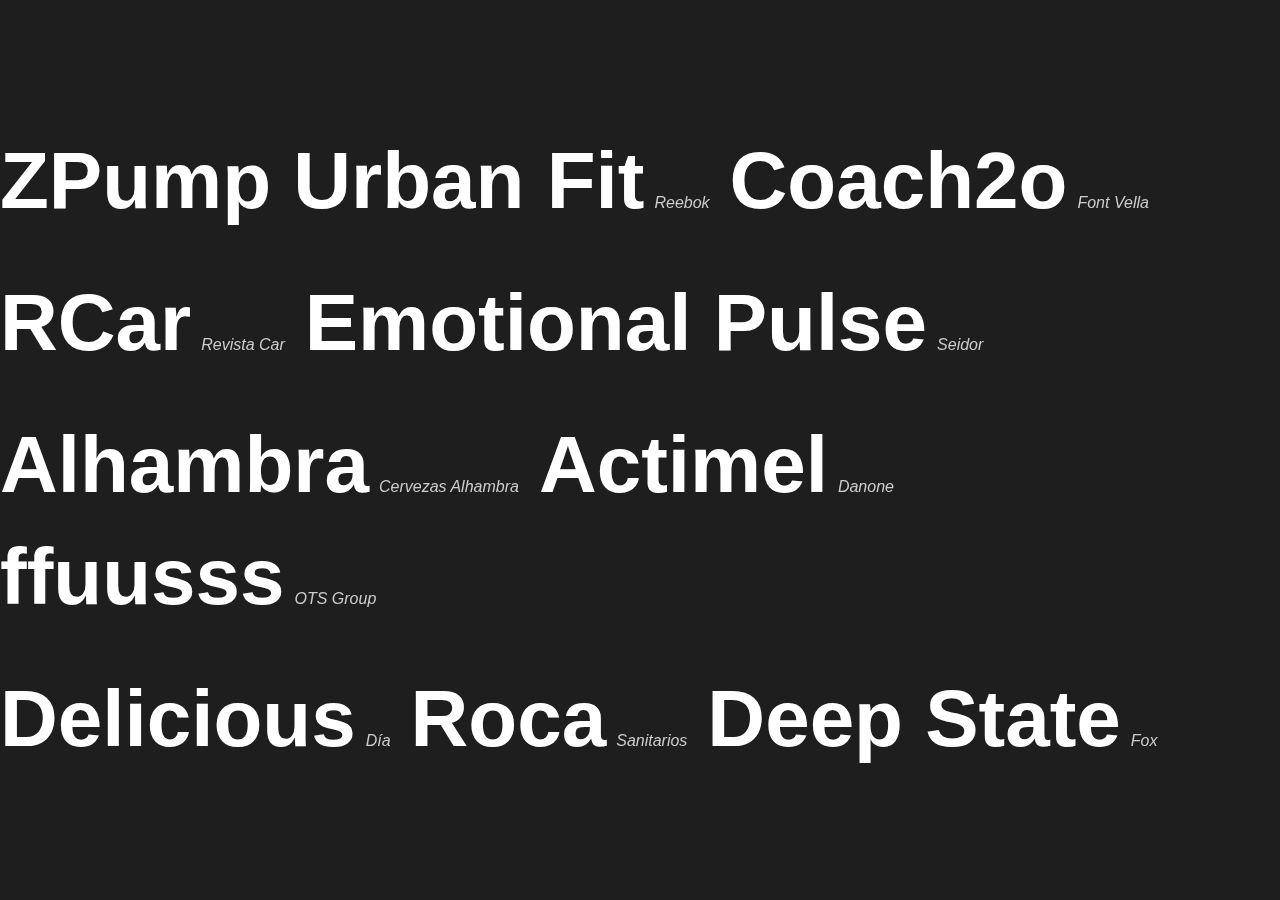
<file: asincrona2-trainee/index.html>
<!DOCTYPE html>
<html lang="es">

<head>
    <meta charset="UTF-8">
    <meta name="viewport" content="width=device-width, initial-scale=1.0">
    <link rel="stylesheet" href="style.css">
    <title>Trainee</title>
</head>

<body>
    <main class="contenido">
        
        <div class="fila">
            <div class="botones">
                <span class="palabra__main">ZPump Urban Fit</span>
                <span class="palabra__sub">Reebok</span>
            </div>
            <div class="botones">
                <span class="palabra__main">Coach2o</span>
                <span class="palabra__sub">Font Vella</span>
            </div>
        </div>

        <div class="fila">
            <div class="botones">
                <span class="palabra__main">RCar</span>
                <span class="palabra__sub">Revista Car</span>
            </div>
            <div class="botones">
                <span class="palabra__main">Emotional Pulse</span>
                <span class="palabra__sub">Seidor</span>
            </div>
        </div>

        <div class="fila">
            <div class="botones">
                <span class="palabra__main">Alhambra</span>
                <span class="palabra__sub">Cervezas Alhambra</span>
            </div>
            <div class="botones">
                <span class="palabra__main">Actimel</span>
                <span class="palabra__sub">Danone</span>
            </div>
            <div class="botones">
                <span class="palabra__main">ffuusss</span>
                <span class="palabra__sub">OTS Group</span>
            </div>
        </div>

        <div class="fila">
            <div class="botones">
                <span class="palabra__main">Delicious</span>
                <span class="palabra__sub">Día</span>
            </div>
            <div class="botones">
                <span class="palabra__main">Roca</span>
                <span class="palabra__sub">Sanitarios</span>
            </div>
            <div class="botones">
                <span class="palabra__main">Deep State</span>
                <span class="palabra__sub">Fox</span>
            </div>
        </div>
    </main>

    
    <div class="backgroundImage"></div>


    <script src="script.js"> </script>

</body>

</html>
</file>
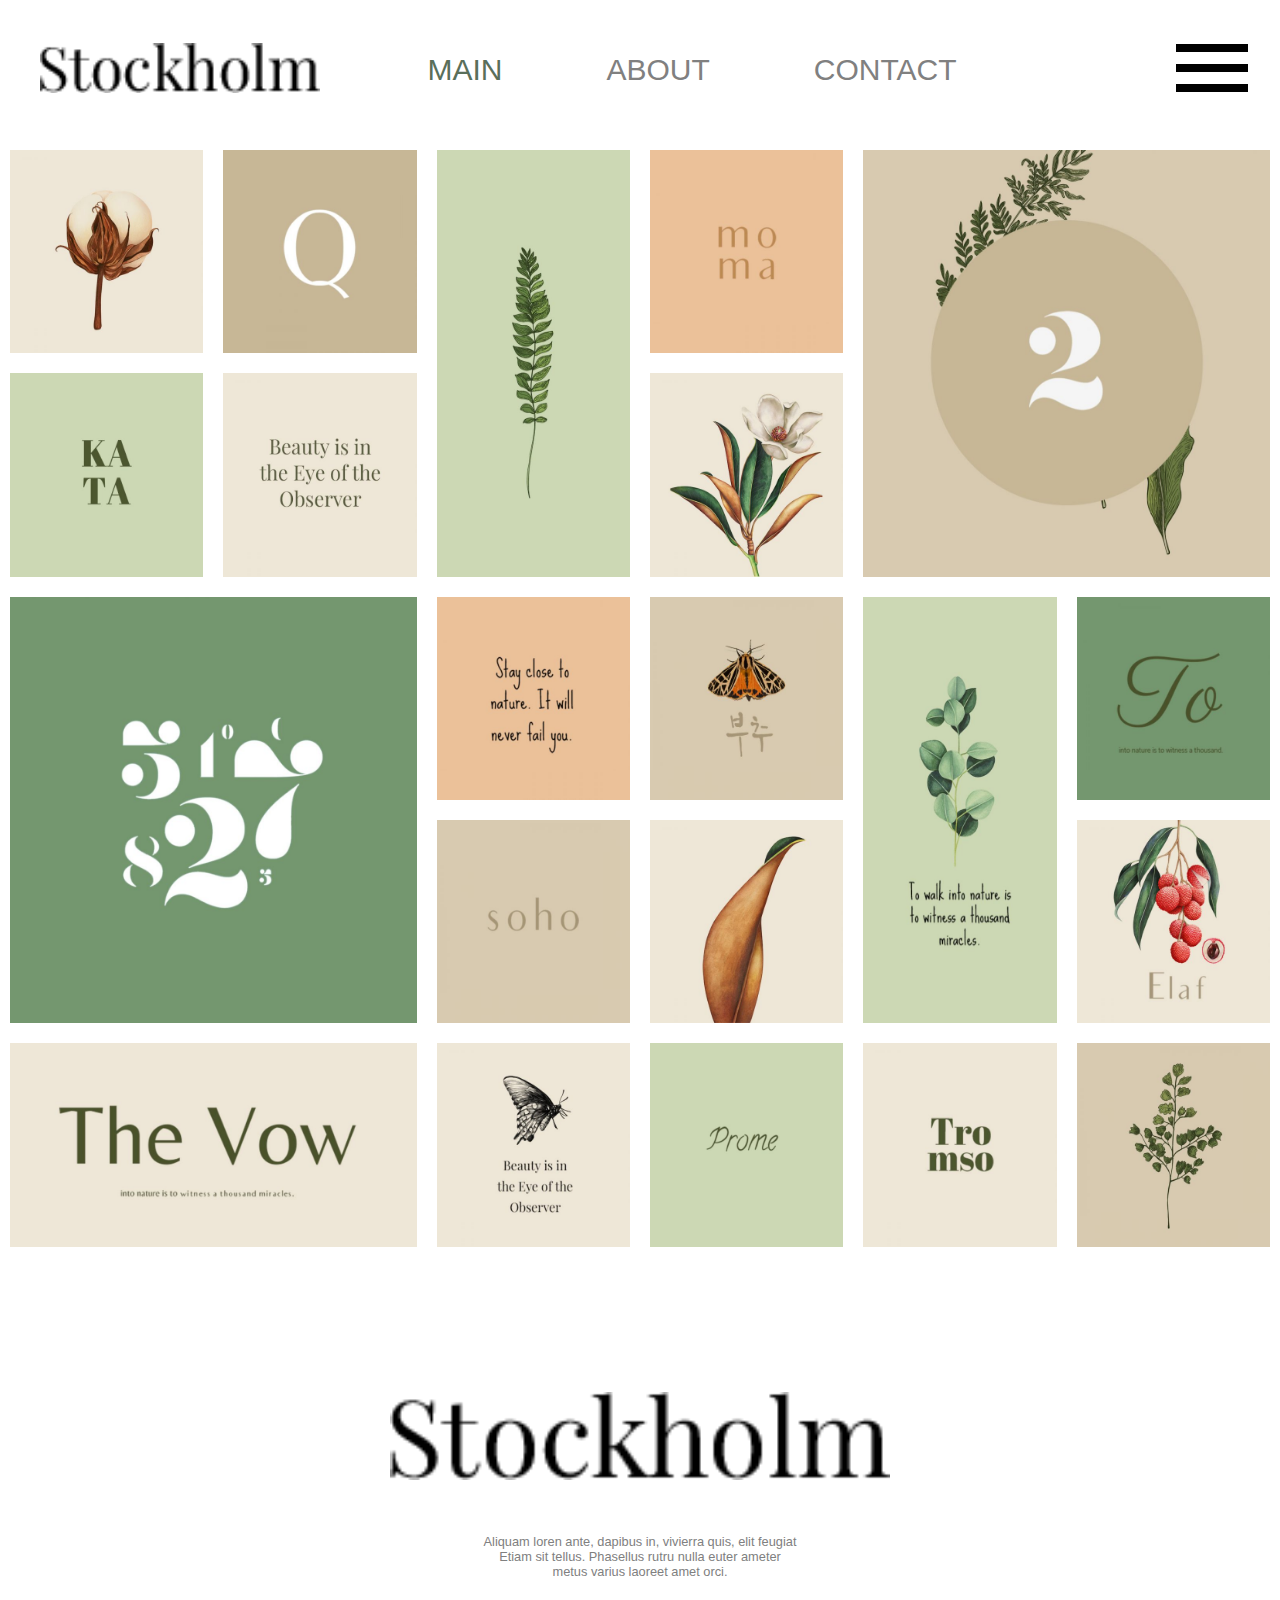
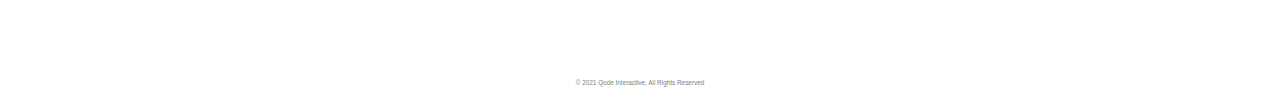
<file: BEM/index.html>
<!DOCTYPE html>
<html lang="en">

<head>
    <meta charset="UTF-8">
    <meta name="viewport" content="width=device-width, initial-scale=1.0">
    <title>Práctica BEM</title>
    <link rel="stylesheet" href="style.css">
</head>

<body>

    <header class="header">
        <div>
            <img src="img/Logo-dark.png" alt="logo"  class="header__img">
        </div>
        <nav class="header__nav">
            <a href="#" class="header__nav header__a header__a--selected">MAIN</a>
            <a href="#" class="header__nav header__a">ABOUT</a>
            <a href="#" class="header__nav header__a">CONTACT</a>
        </nav>
        <div>
            <img src="img/menu_24dp_FILL0_wght400_GRAD0_opsz24 (1).png" alt="menu">
        </div>
    </header>

    <main>
        <div class="contenido">
            <section class="galeria">
                <img src="img/Masonry-list-img-1-500x500.jpg" alt="imagen 1" class="galeria__img">
                <img src="img/Masonry-list-img-2-500x500.jpg" alt="imagen 2" class="galeria__img">
                <img src="img/Masonry-list-img-3-500x1000.jpg" alt="imagen 3" class="galeria__img galeria__img--2f">
                <img src="img/Masonry-list-img-4-500x500.jpg" alt="imagen 4" class="galeria__img">
                <img src="img/Masonry-list-img-5-1000x1000.jpg" alt="imagen 5" class="galeria__img galeria__img--4">
                <img src="img/Masonry-list-img-6-500x500.jpg" alt="imagen 6" class="galeria__img">
                <img src="img/Masonry-list-img-7-500x500.jpg" alt="imagen 7" class="galeria__img">
                <img src="img/Masonry-list-img-8-500x500.jpg" alt="imagen 8" class="galeria__img">
                <img src="img/Masonry-list-img-9-1000x1000.jpg" alt="imagen 9" class="galeria__img galeria__img--4">
                <img src="img/Masonry-list-img-10-500x500.jpg" alt="imagen 10" class="galeria__img">
                <img src="img/Masonry-list-img-11-500x500.jpg" alt="imagen 11" class="galeria__img">
                <img src="img/Masonry-list-img-12-500x1000.jpg" alt="imagen 12" class="galeria__img galeria__img--2f">
                <img src="img/Masonry-list-img-13-500x500.jpg" alt="imagen 13" class="galeria__img">
                <img src="img/Masonry-list-img-14-500x500.jpg" alt="imagen 14" class="galeria__img">
                <img src="img/Masonry-list-img-15-500x500.jpg" alt="imagen 15" class="galeria__img">
                <img src="img/Masonry-list-img-16-500x500.jpg" alt="imagen 16" class="galeria__img">
                <img src="img/Masonry-list-img-17-1000x500.jpg" alt="imagen 17" class="galeria__img galeria__img--2c">
                <img src="img/Masonry-list-img-18-500x500.jpg" alt="imagen 18" class="galeria__img">
                <img src="img/Masonry-list-img-19-500x500.jpg" alt="imagen 19" class="galeria__img">
                <img src="img/Masonry-list-img-20-500x500.jpg" alt="imagen 20" class="galeria__img">
                <img src="img/Masonry-list-img-21-500x500.jpg" alt="imagen 21" class="galeria__img">

            </section>
        </div>


    </main>

    <footer class="footer">
        <div>
            <img src="img/Footer-logo.png" class="footer__img">
        </div>
        <div>
            <p class="footer__p">

                Aliquam loren ante, dapibus in, vivierra quis, elit feugiat <br>
                Etiam sit tellus. Phasellus rutru nulla euter ameter<br>
                metus varius laoreet amet orci.
            </p>
        </div>

        <div class="footer__copy">
            <p>
                © 2021 Qode Interactive, All Rights Reserved
            </p>
        </div>



    </footer>


</body>

</html>
</file>
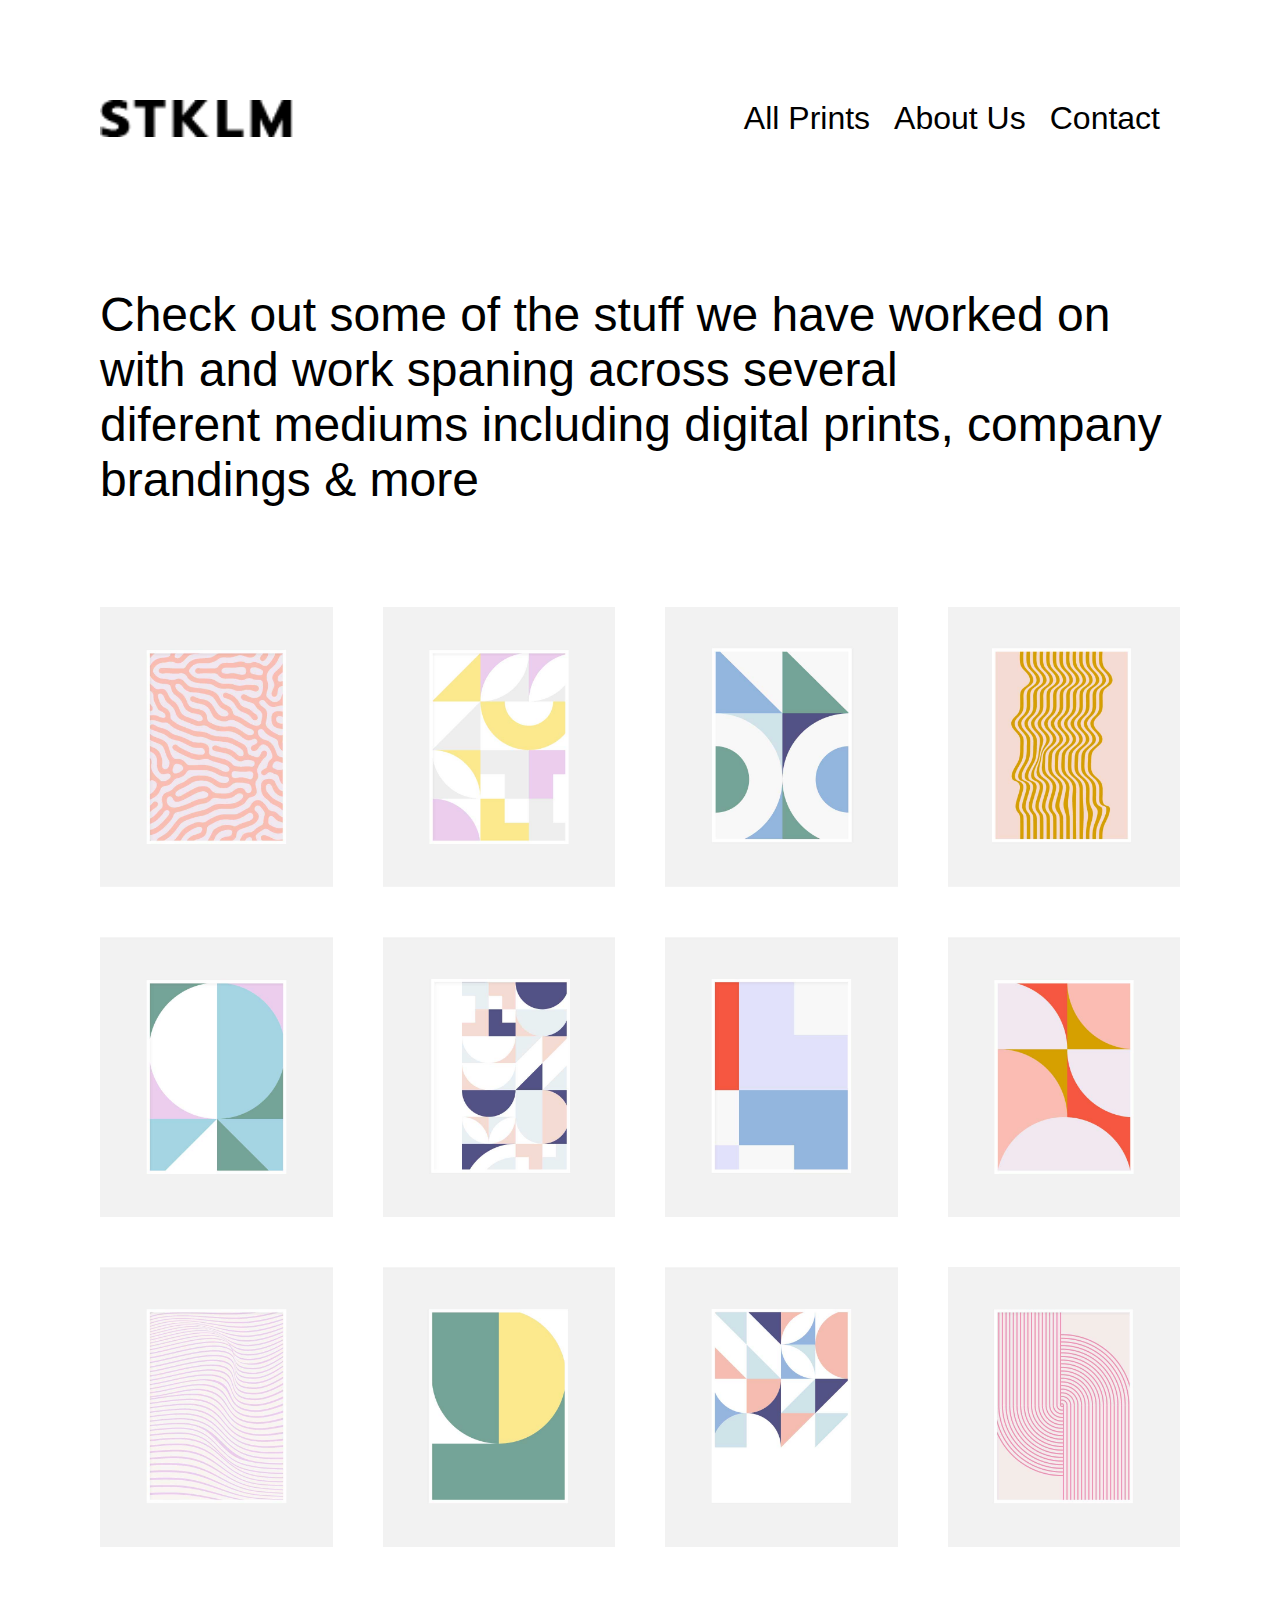
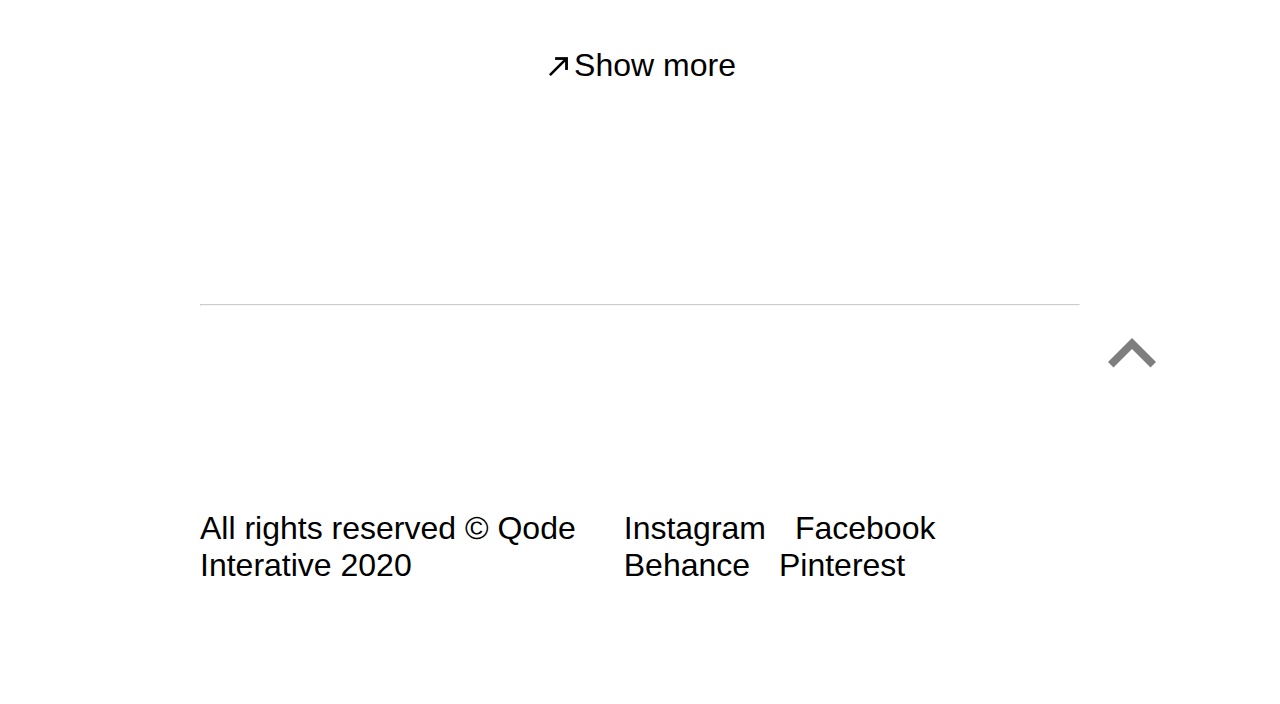
<file: SuitCSS/index.html>
<!DOCTYPE html>
<html lang="en">

<head>
    <meta charset="UTF-8">
    <meta name="viewport" content="width=device-width, initial-scale=1.0">
    <title>SuitCSS</title>
    <link rel="stylesheet" href="css/style.css">
</head>

<body>
    <header class="Header">
        <div class="Header-logo">
            <img src="img/logo.png" alt="logo">
        </div>

        <nav class="Header-nav">
            <a href="#" class="Header-a">All Prints</a>
            <a href="#" class="Header-a">About Us</a>
            <a href="#" class="Header-a">Contact</a>
        </nav>

    </header>

    <main>
        <section class="Text">
            <p class="Text-p">
                Check out some of the stuff we have worked on with and work spaning across several <br>
                diferent mediums including digital prints, company brandings & more
            </p>
        </section>

        <section>
            <div class="Galeria-div">
                <img src="img/print-port-1.jpg" alt="foto 1" class="Galeria-image">
                <img src="img/print-port-2.jpg" alt="foto " class="Galeria-image">
                <img src="img/print-port-3.jpg" alt="foto 3" class="Galeria-image">
                <img src="img/print-port-4.jpg" alt="foto 4" class="Galeria-image">
                <img src="img/print-port-5-1.jpg" alt="foto 5" class="Galeria-image">
                <img src="img/print-port-6.jpg" alt="foto 6" class="Galeria-image">
                <img src="img/print-port-8.jpg" alt="foto 7" class="Galeria-image">
                <img src="img/print-port-9.jpg" alt="foto 8" class="Galeria-image">
                <img src="img/print-port-10.jpg" alt="foto 9" class="Galeria-image">
                <img src="img/print-port-11.jpg" alt="foto 10" class="Galeria-image">
                <img src="img/print-port-12.jpg" alt="foto 11" class="Galeria-image">
                <img src="img/print-port-13.jpg" alt="foto 12" class="Galeria-image">
            </div>

            <div class="Galeria-bottom">
                <img src="img/north_east_24dp_FILL0_wght400_GRAD0_opsz24 (1).png" alt="flecha" class="Galeria-icon">
                <p class="Galeria-p">Show more</p>
            </div>
        </section>

        <footer class="Footer">
            <div class="Footer-hr">
                <hr/>
            </div>
            <div class="Footer-arrow">
                <img src="img/keyboard_arrow_up_24dp_FILL0_wght400_GRAD0_opsz24.png" alt="flecha arriba">
            </div>
            <div class="Footer-content">
                <p class="Footer-p">All rights reserved © Qode Interative 2020</p>
                
                <div class="Footer-social">
                <a href="#" class="Footer-link">Instagram</a>
                <a href="#" class="Footer-link">Facebook</a>
                <a href="#" class="Footer-link">Behance</a>
                <a href="#" class="Footer-link">Pinterest</a>
                </div>
            </div>
        </footer>


    </main>
</body>

</html>
</file>
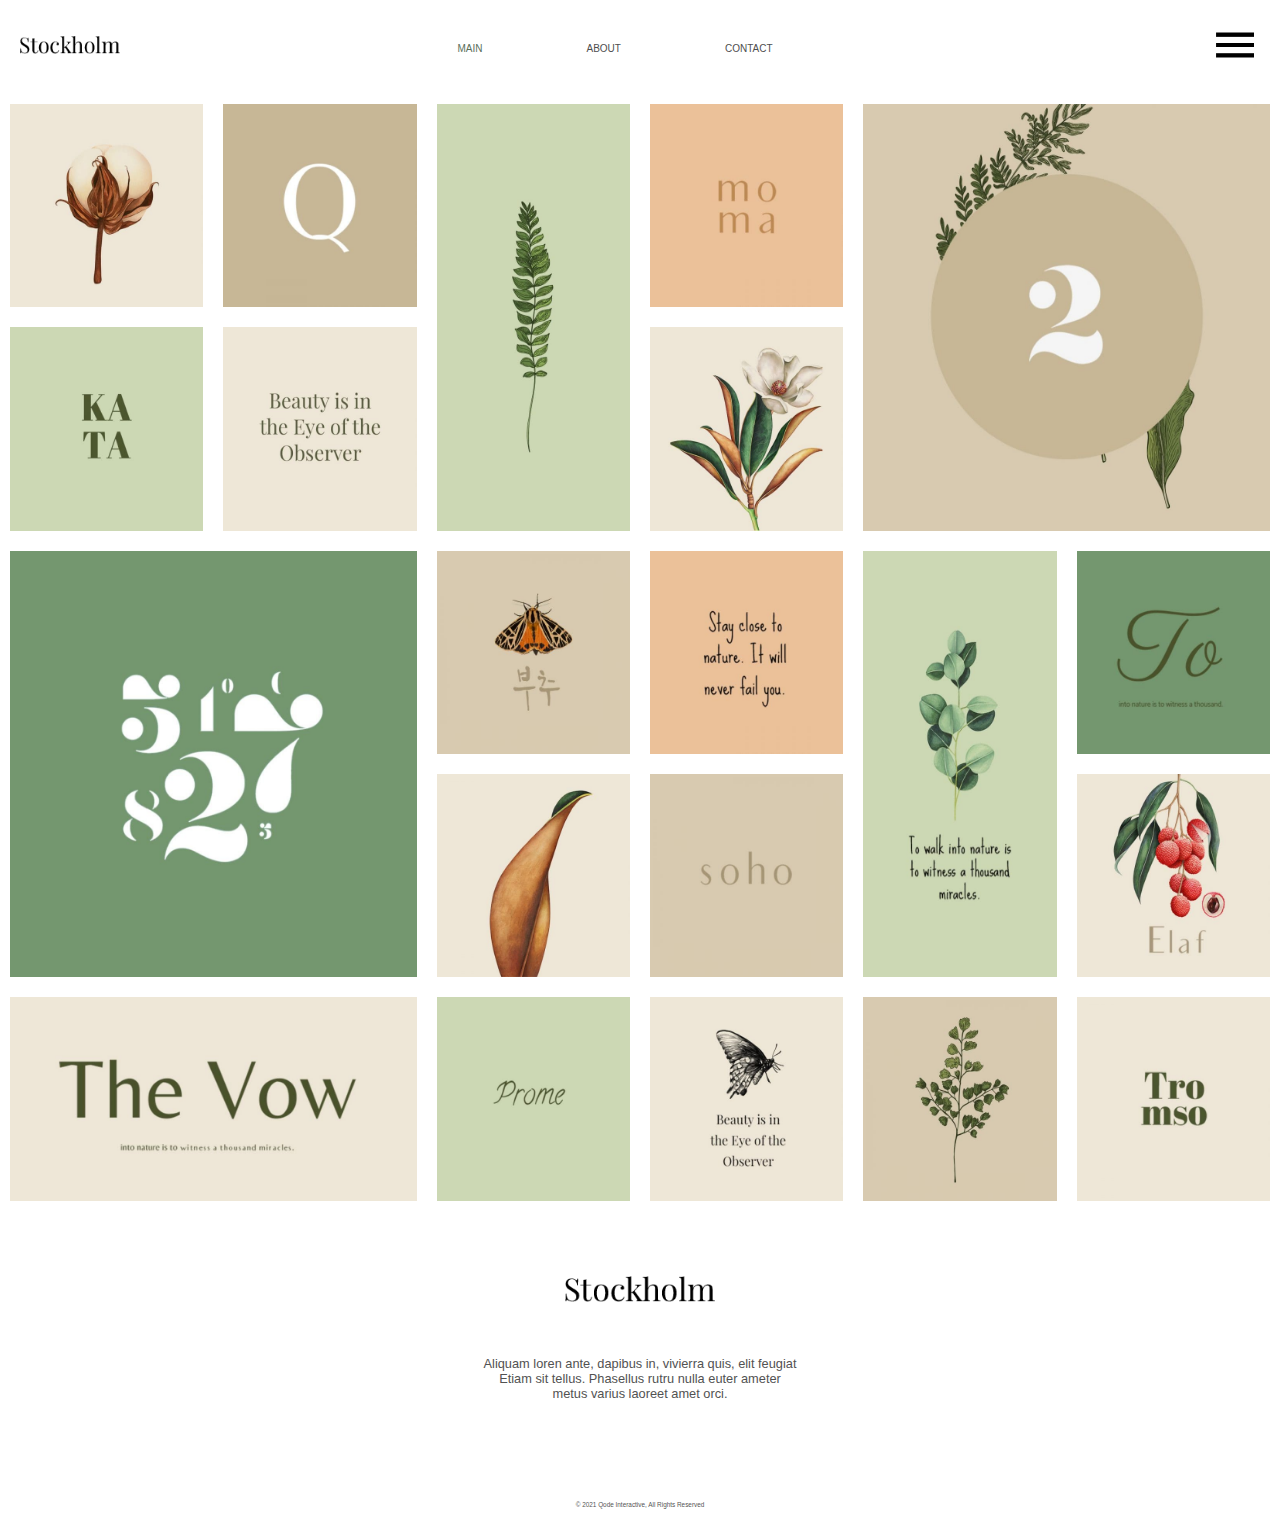
<file: asincrona1/BEM/index.html>
<!DOCTYPE html>
<html lang="en">

<head>
    <meta charset="UTF-8">
    <meta name="viewport" content="width=device-width, initial-scale=1.0">
    <title>Práctica BEM</title>
    <link rel="stylesheet" href="style.css">
</head>

<body>

    <header class="header">
        <div>
            <img src="img/Logo-dark.png" alt="logo"  class="header__img">
        </div>
        <nav class="header__nav">
            <a href="#" class="header__nav header__a header__a--selected">MAIN</a>
            <a href="#" class="header__nav header__a">ABOUT</a>
            <a href="#" class="header__nav header__a">CONTACT</a>
        </nav>
        <div>
            <img src="img/menu_24dp_FILL0_wght400_GRAD0_opsz24(1).png" alt="menu" class="menu__img">
        </div>
    </header>

    <main>
        <div class="contenido">
            <div class="galeria">
                <img src="img/Masonry-list-img-1-500x500.jpg" alt="imagen 1" class="galeria__img">
                <img src="img/Masonry-list-img-2-500x500.jpg" alt="imagen 2" class="galeria__img">
                <img src="img/Masonry-list-img-3-500x1000.jpg" alt="imagen 3" class="galeria__img galeria__img--2f">
                <img src="img/Masonry-list-img-4-500x500.jpg" alt="imagen 4" class="galeria__img">
                <img src="img/Masonry-list-img-5-1000x1000.jpg" alt="imagen 5" class="galeria__img galeria__img--4">
                <img src="img/Masonry-list-img-6-500x500.jpg" alt="imagen 6" class="galeria__img">
                <img src="img/Masonry-list-img-7-500x500.jpg" alt="imagen 7" class="galeria__img">
                <img src="img/Masonry-list-img-8-500x500.jpg" alt="imagen 8" class="galeria__img">
                <img src="img/Masonry-list-img-9-1000x1000.jpg" alt="imagen 9" class="galeria__img galeria__img--4">
                <img src="img/Masonry-list-img-10-500x500.jpg" alt="imagen 10" class="galeria__img">
                <img src="img/Masonry-list-img-11-500x500.jpg" alt="imagen 11" class="galeria__img">
                <img src="img/Masonry-list-img-12-500x1000.jpg" alt="imagen 12" class="galeria__img galeria__img--2f">
                <img src="img/Masonry-list-img-13-500x500.jpg" alt="imagen 13" class="galeria__img">
                <img src="img/Masonry-list-img-14-500x500.jpg" alt="imagen 14" class="galeria__img">
                <img src="img/Masonry-list-img-15-500x500.jpg" alt="imagen 15" class="galeria__img">
                <img src="img/Masonry-list-img-16-500x500.jpg" alt="imagen 16" class="galeria__img">
                <img src="img/Masonry-list-img-17-1000x500.jpg" alt="imagen 17" class="galeria__img galeria__img--2c">
                <img src="img/Masonry-list-img-18-500x500.jpg" alt="imagen 18" class="galeria__img">
                <img src="img/Masonry-list-img-19-500x500.jpg" alt="imagen 19" class="galeria__img">
                <img src="img/Masonry-list-img-20-500x500.jpg" alt="imagen 20" class="galeria__img">
                <img src="img/Masonry-list-img-21-500x500.jpg" alt="imagen 21" class="galeria__img">

            </div>
        </div>


    </main>

    <footer class="footer">
        <div>
            <img src="img/Footer-logo.png" class="footer__img" alt="Imagen Footer">
        </div>
        <div>
            <p class="footer__p">

                Aliquam loren ante, dapibus in, vivierra quis, elit feugiat <br>
                Etiam sit tellus. Phasellus rutru nulla euter ameter<br>
                metus varius laoreet amet orci.
            </p>
        </div>

        <div class="footer__copy">
            <p>
                © 2021 Qode Interactive, All Rights Reserved
            </p>
        </div>



    </footer>


</body>

</html>
</file>
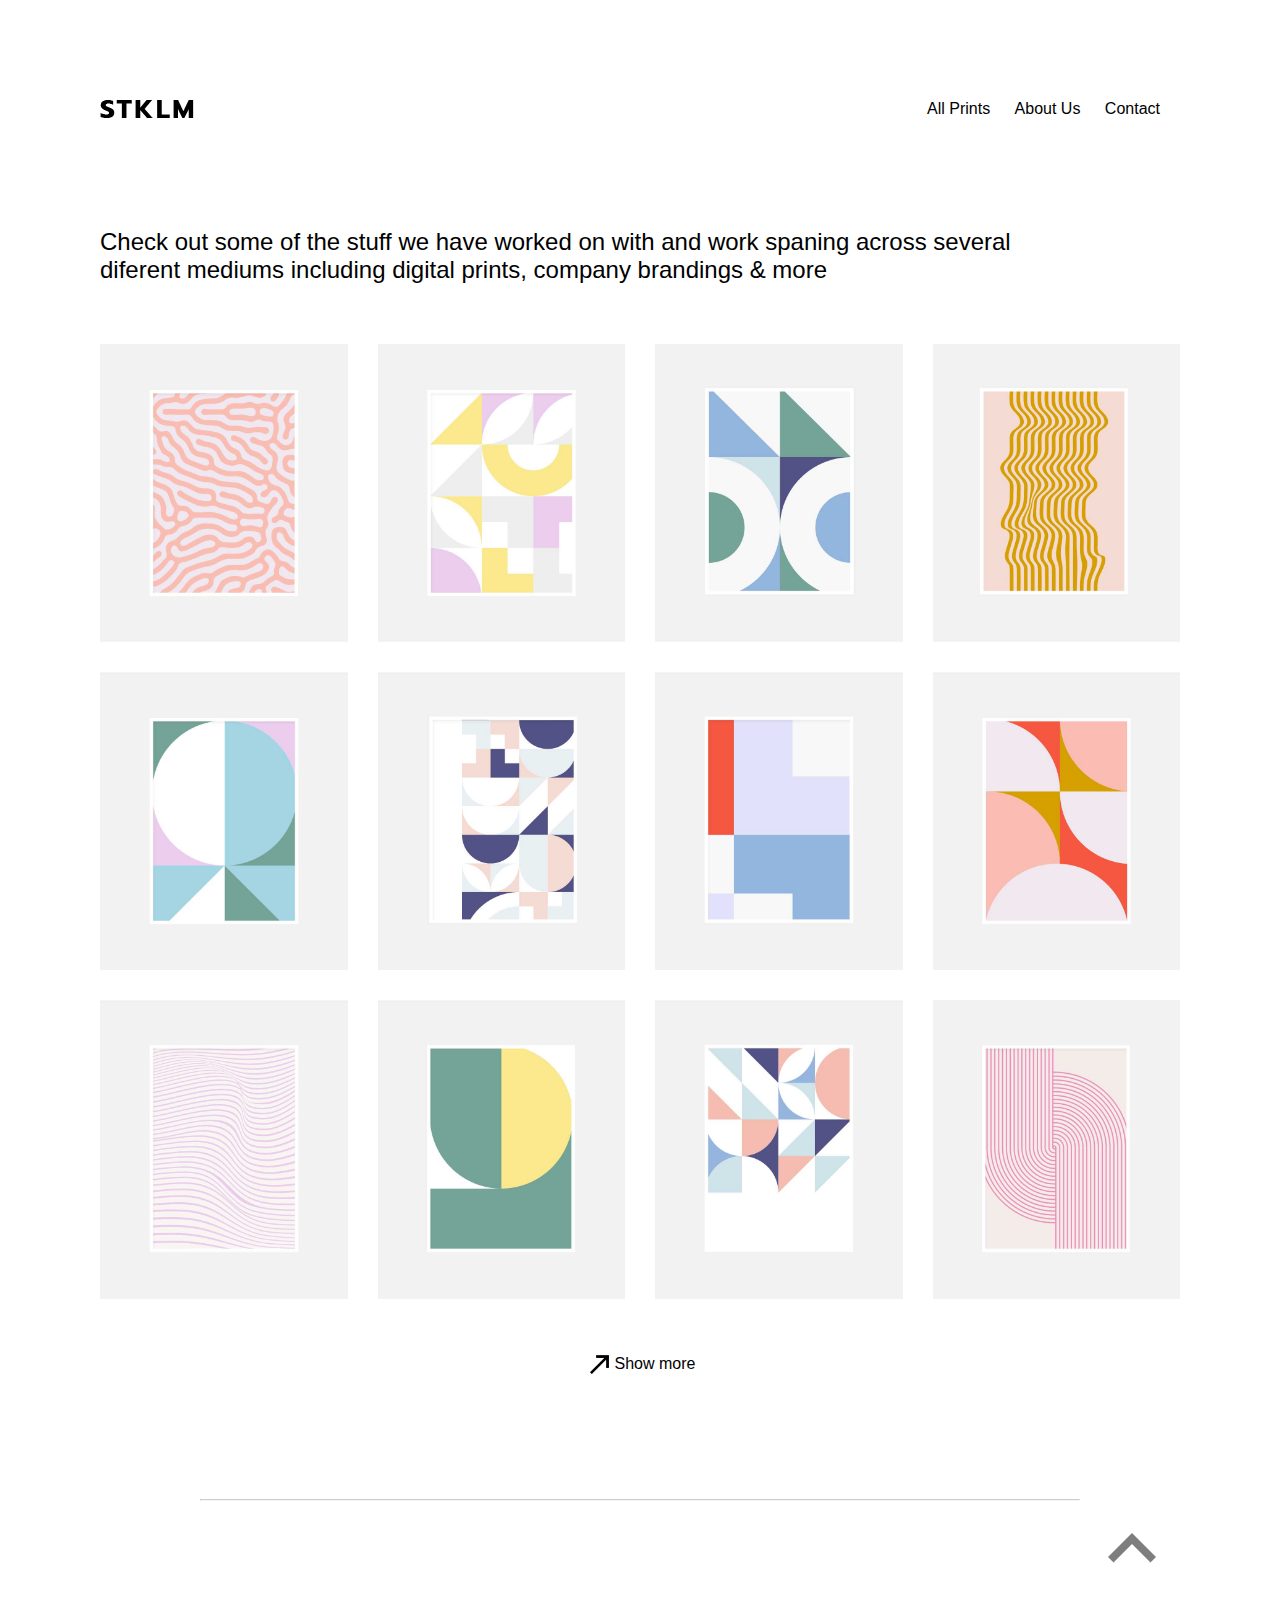
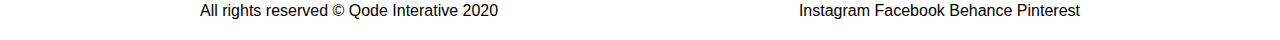
<file: asincrona1/SuitCSS/index.html>
<!DOCTYPE html>
<html lang="en">

<head>
    <meta charset="UTF-8">
    <meta name="viewport" content="width=device-width, initial-scale=1.0">
    <title>SuitCSS</title>
    <link rel="stylesheet" href="css/style.css">
</head>

<body>
    <header class="Header">
        <div class="Header-logo">
            <img src="img/logo.png" alt="logo">
        </div>

        <nav class="Header-nav">
            <a href="#" class="Header-a">All Prints</a>
            <a href="#" class="Header-a">About Us</a>
            <a href="#" class="Header-a">Contact</a>
        </nav>

    </header>

    <main>
        <div class="Text">
            <p class="Text-p">
                Check out some of the stuff we have worked on with and work spaning across several <br>
                diferent mediums including digital prints, company brandings & more
            </p>
        </div>

        <div>
            <div class="Galeria-div">
                <img src="img/print-port-1.jpg" alt="foto 1" class="Galeria-image">
                <img src="img/print-port-2.jpg" alt="foto " class="Galeria-image">
                <img src="img/print-port-3.jpg" alt="foto 3" class="Galeria-image">
                <img src="img/print-port-4.jpg" alt="foto 4" class="Galeria-image">
                <img src="img/print-port-5-1.jpg" alt="foto 5" class="Galeria-image">
                <img src="img/print-port-6.jpg" alt="foto 6" class="Galeria-image">
                <img src="img/print-port-8.jpg" alt="foto 7" class="Galeria-image">
                <img src="img/print-port-9.jpg" alt="foto 8" class="Galeria-image">
                <img src="img/print-port-10.jpg" alt="foto 9" class="Galeria-image">
                <img src="img/print-port-11.jpg" alt="foto 10" class="Galeria-image">
                <img src="img/print-port-12.jpg" alt="foto 11" class="Galeria-image">
                <img src="img/print-port-13.jpg" alt="foto 12" class="Galeria-image">
            </div>

            <div class="Galeria-bottom">
                <img src="img/north_east_24dp_FILL0_wght400_GRAD0_opsz24(1).png" alt="flecha" class="Galeria-icon">
                <p class="Galeria-p">Show more</p>
            </div>
        </div>

        <footer class="Footer">
            <div class="Footer-hr">
            <hr>
            </div>
            <div class="Footer-arrow">
                <img src="img/keyboard_arrow_up_24dp_FILL0_wght400_GRAD0_opsz24.png" alt="flecha arriba">
            </div>
            <div class="Footer-content">
                <p class="Footer-p">All rights reserved © Qode Interative 2020</p>
                
                <div class="Footer-social">
                <a href="#" class="Footer-link">Instagram</a>
                <a href="#" class="Footer-link">Facebook</a>
                <a href="#" class="Footer-link">Behance</a>
                <a href="#" class="Footer-link">Pinterest</a>
                </div>
            </div>
        </footer>


    </main>
</body>

</html>
</file>
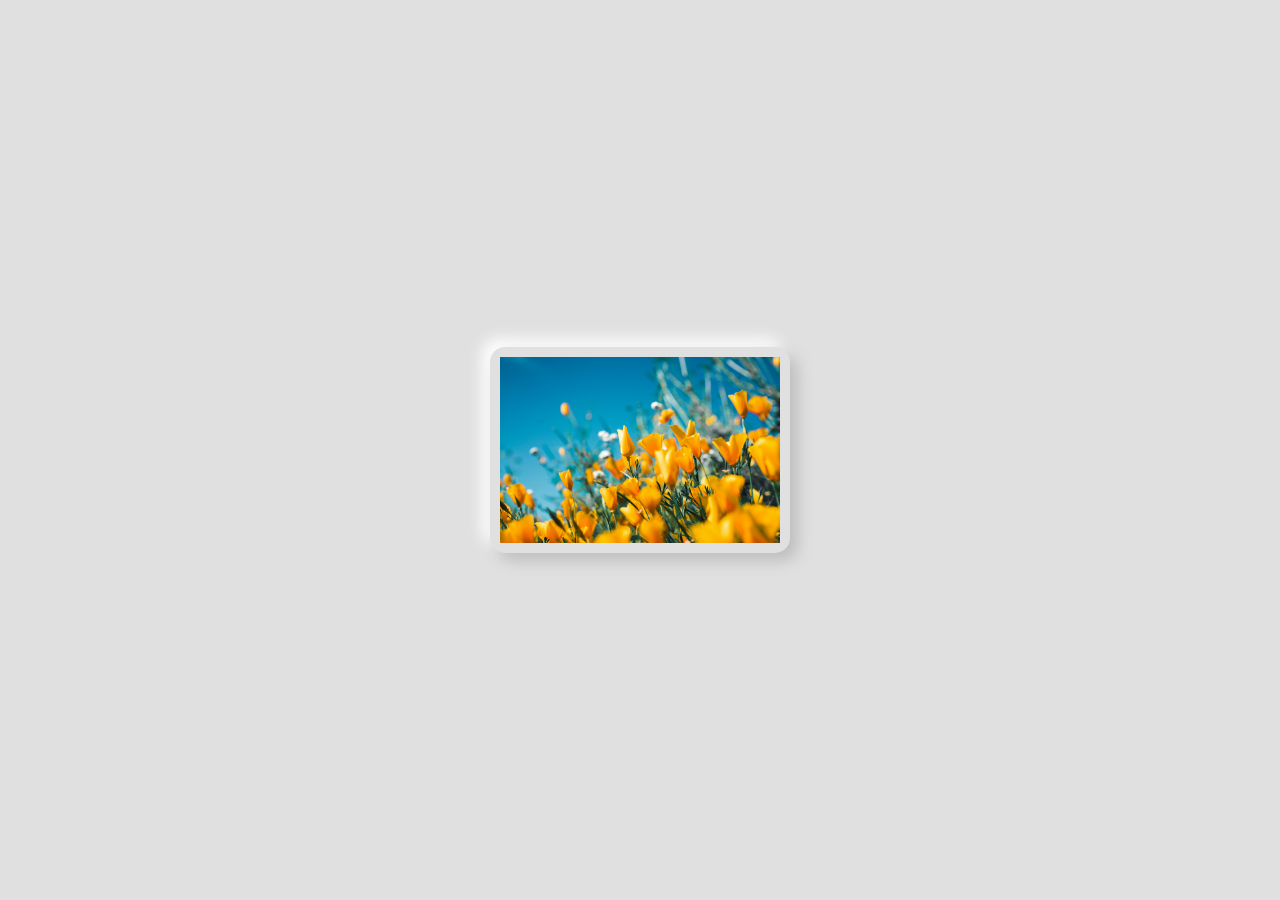
<file: asincrona3/lightbox/index.html>
<!DOCTYPE html>
<html lang="en">
<head>
    <meta charset="UTF-8">
    <meta name="viewport" content="width=device-width, initial-scale=1.0">
    <title>Document</title>
    
    <link rel="stylesheet" href="./styles.css">

</head>
<body>
    <div class="box" >
        <img class="image"  id="image" src="./imgs/img1.webp" alt="paisaje">
    </div>
    
    
    <div class="lightbox__container" id="containerLightbox">
        <img class="close__image" id="imageClose" src="./imgs/x.png" alt="boton x">
        <img class="lightbox__image"  id="imageLightbox">   
    </div>
    
    <script src="./script.js"></script>

</body>
</html>
</file>
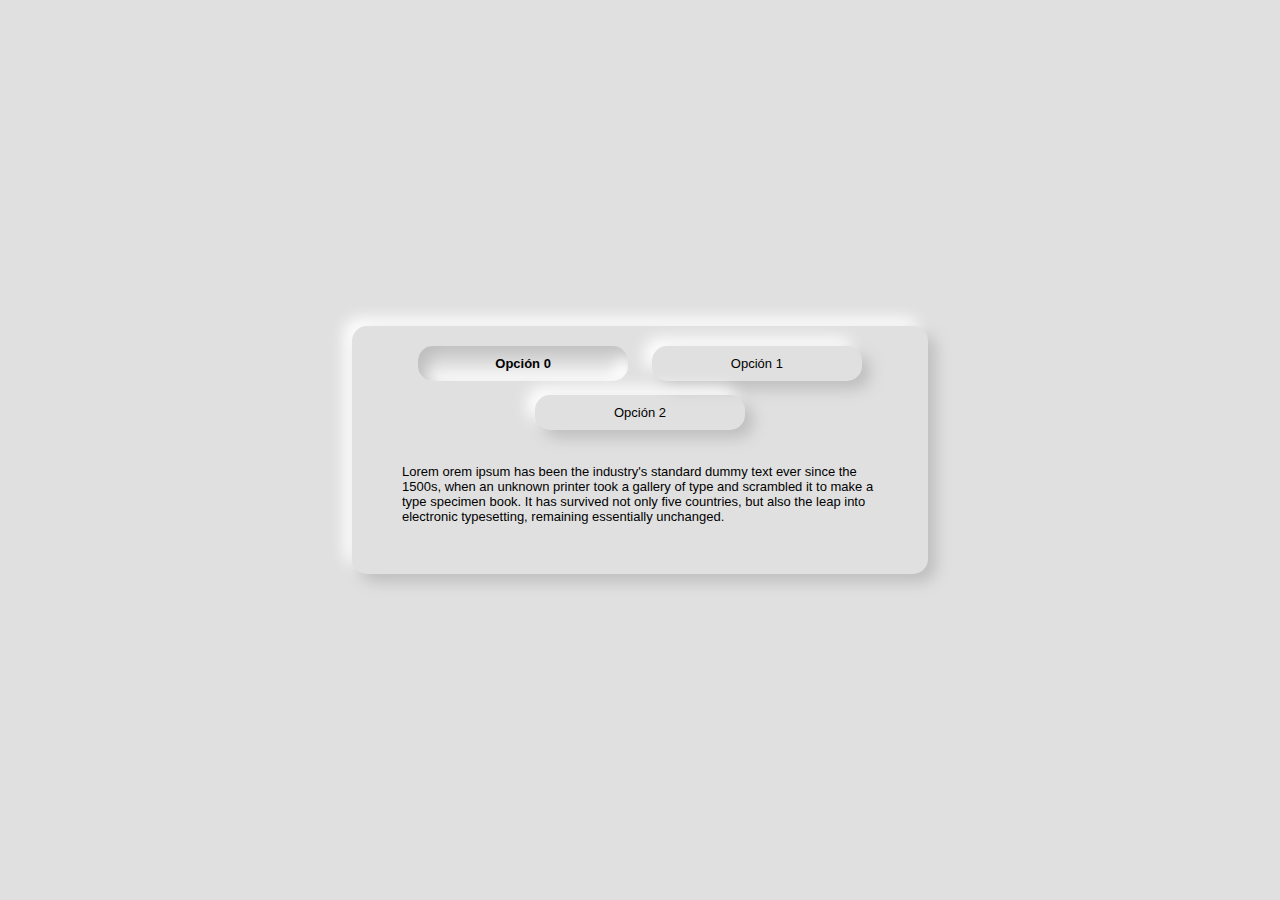
<file: asincrona3/pestanas/index.html>
<!DOCTYPE html>
<html lang="en">
<head>
    <meta charset="UTF-8">
    <meta name="viewport" content="width=device-width, initial-scale=1.0">
    <title>TABS</title>
    <link rel="stylesheet" href="./styles.css">
</head>

<body>

    <div class="tabs">
        <div class="tabs-buttons">
            <div data-tab="pag1" class="tabs-button button-active">Opción 0</div>
            <div data-tab="pag2" class="tabs-button">Opción 1</div>
            <div data-tab="pag3" class="tabs-button">Opción 2</div>
        </div>

        <div id="pag1" class="tabs-contenido u-visible">
            
            <p>Lorem orem ipsum has been the industry's standard dummy text ever since the 1500s, when an unknown printer took a gallery of type and scrambled it to make a type specimen book. It has survived not only five countries, but also the leap into electronic typesetting, remaining essentially unchanged.</p>

        </div>

        <div id="pag2" class="tabs-contenido">
    
            <p>The readable English. Many desktop publishing packages and web page editors now use Lorem ipsum as default model text, and a search for `lorem ipsum` will uncover many wb sites still in their infancy.</p>

        </div>

        <div id="pag3" class="tabs-contenido">
            
            <p>Contrary to popular belief is not simply random text. It has roots in a piece of classical Latin literature from 45 BC.</p>

        </div>
        
    </div>

    <script src="./script.js"></script>

</body>
</html>
</file>
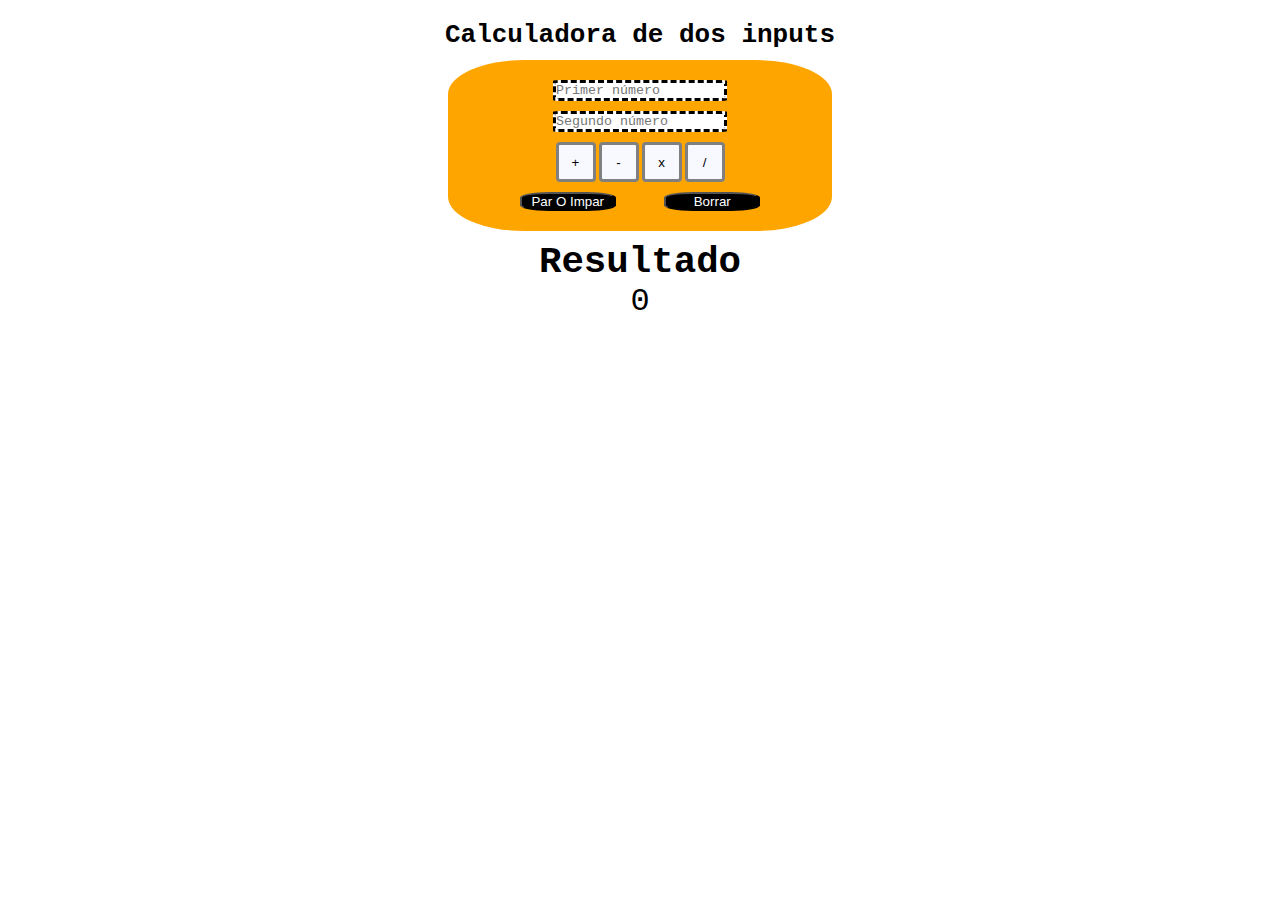
<file: calculadora2.html>
<!DOCTYPE html>
<html lang="en">
<head>
    <meta charset="UTF-8">
    <meta name="viewport" content="width=device-width, initial-scale=1.0">
    <title>Document</title>

    <style>
*{
    margin:0;
    padding: 0;
    box-sizing: border-box;
}
body{
    display: flex;
    margin-top: 20px;
    flex-direction: column;
    align-items: center;
    max-width: 100vw;
    min-height: 100vh;
    gap: 10px;
    font-family: monospace;


}

.formulario{
    display: flex;
    flex-direction: column;
    align-items: center;
    justify-content: center;
    
    background-color: orange;
    width: 30%;
    gap: 10px;
    height: 70%;
    padding: 20px;
    border-radius: 20%;
    
}

.formulario__input{
    border: dashed black;
    border-radius: 5%;
    font-family: monospace;
}

.botones{
    display:flex;
    gap: 3px;
}

.botones__button{
    width: 40px;
    height: 40px;
    border: solid gray 3px;
    border-radius: 10%;
    background-color: ghostwhite;
}

.botones2{
    display: flex;
    gap: 20%;
    width: 70%;
    
}
.botones2__button{
    width: 50%;
    
    background-color: black;
    color: white;
    border-radius: 30%;
   
}

.resultado{
    display: flex;
    flex-direction: column;
    align-items: center;
    font-size: 2rem;
}

    </style>
</head>
<body>
<h1>Calculadora de dos inputs</h1>

<form class="formulario">
    
    <input type="number"   class="formulario__input" id="num1" placeholder="Primer número"> 
    <input type="number" class="formulario__input" id="num2" placeholder="Segundo número">
    
   <div class="botones">
    <button type="button" class="botones__button" id="btnSuma">+</button>
    <button type="button" class="botones__button" id="btnResta">-</button>
    <button type="button" class="botones__button" id="btnMultiplica">x</button>
    <button type="button" class="botones__button" id="btnDivide">/</button>
    </div>
    <div class="botones2">
    <button type="button" class="botones2__button" id="btnParOImpar">Par O Impar</button>
    <button type="button" class="botones2__button" id="btnBorrar">Borrar</button>
   </div>  
</form>
<div class="resultado">
    <h3>Resultado</h3>
    <div id="resultado">0</div>
</div>

    <script>

        //1. Declaramos Variables
        const input1 = document.querySelector("#num1");
        const input2 = document.querySelector("#num2");
        let valor1=0;
        let valor2=0;

        //obtener botones 
        const miBotonSuma = document.querySelector("#btnSuma");
        //De esta manera en vez de usar onClick, directamente en el button del html, estamos haciendo un addEventListener en el que ponemos 2 parámetros primero cuando hacemos click y segundo ejecutamos una función (lo que pasa es que está en función flecha)
            miBotonSuma.addEventListener("click", () => {
                //alert("me hicieron click");
                //1. Obtener los valores
                obtenerValores();
                //2. sumar esos valores
                resultado = valor1 + valor2;
                //3. Mostrar en pantalla
                verTotal(resultado);
                
            });


        const miBotonResta = document.querySelector("#btnResta"); 
        //De esta manera en vez de usar onClick, directamente en el button del html, estamos haciendo un addEventListener en el que ponemos 2 parámetros primero cuando hacemos click y segundo ejecutamos una función (lo que pasa es que está en función flecha)
            miBotonResta.addEventListener("click", () => {
                //1. Obtener los valores
                obtenerValores();
                //2. Restar esos valores
                resultado = valor1 - valor2;
                //3. Ver el resultado
                verTotal(resultado);
            });


        const miBotonMultiplica = document.querySelector("#btnMultiplica");
        //De esta manera en vez de usar onClick, directamente en el button del html, estamos haciendo un addEventListener en el que ponemos 2 parámetros primero cuando hacemos click y segundo ejecutamos una función (lo que pasa es que está en función flecha)
            miBotonMultiplica.addEventListener("click", () => {
                //1. Obtener los valores
                obtenerValores();
                //2. Multiplicar esos valores
                resultado = valor1 * valor2;
                //3. Ver el resultado
                verTotal(resultado);
            });

        const miBotonDivide = document.querySelector("#btnDivide");
        //De esta manera en vez de usar onClick, directamente en el button del html, estamos haciendo un addEventListener en el que ponemos 2 parámetros primero cuando hacemos click y segundo ejecutamos una función (lo que pasa es que está en función flecha)
            miBotonDivide.addEventListener("click", () => {   
                //1. Obtener los valores
                obtenerValores();
                //2. Divide esos valores
	            resultado = valor1 / valor2;
                //3. Ver el resultado
                verTotal(resultado);
            
            });

        const miBotonBorra = document.querySelector("#btnBorrar");
            miBotonBorra.addEventListener("click", () => {
                resultado = 0;
                verTotal(resultado);
            }
        );

        const miBotonParOImpar = document.querySelector("#btnParOImpar");
            miBotonParOImpar.addEventListener("click", () => {
             verTotal();   
            if(typeof resultado%2 == NaN){
                return "Valor invalido";
            }

            if(resultado % 2 === 0){
                respuesta = `El numero ${resultado} es PAR`;
            }else{
                respuesta = `El numero ${resultado} es IMPAR`;
            }
            verParOImpar(respuesta);
            }
        );

        const divResultado = document.querySelector("#resultado"); 
        

        function obtenerValores(){
            valor1 = parseFloat (input1.value); //Para que no tome el value (valor del input) como string(texto)
            valor2 = parseFloat (input2.value); // En concreto es para números flotantes (Números decimales) no enteros 
        }

        function verTotal() {
            divResultado.innerHTML= resultado;
        }

        function verParOImpar() {
            divResultado.innerHTML= respuesta;
        }

obtenerValores;
    </script>
</body>
</html>
</file>
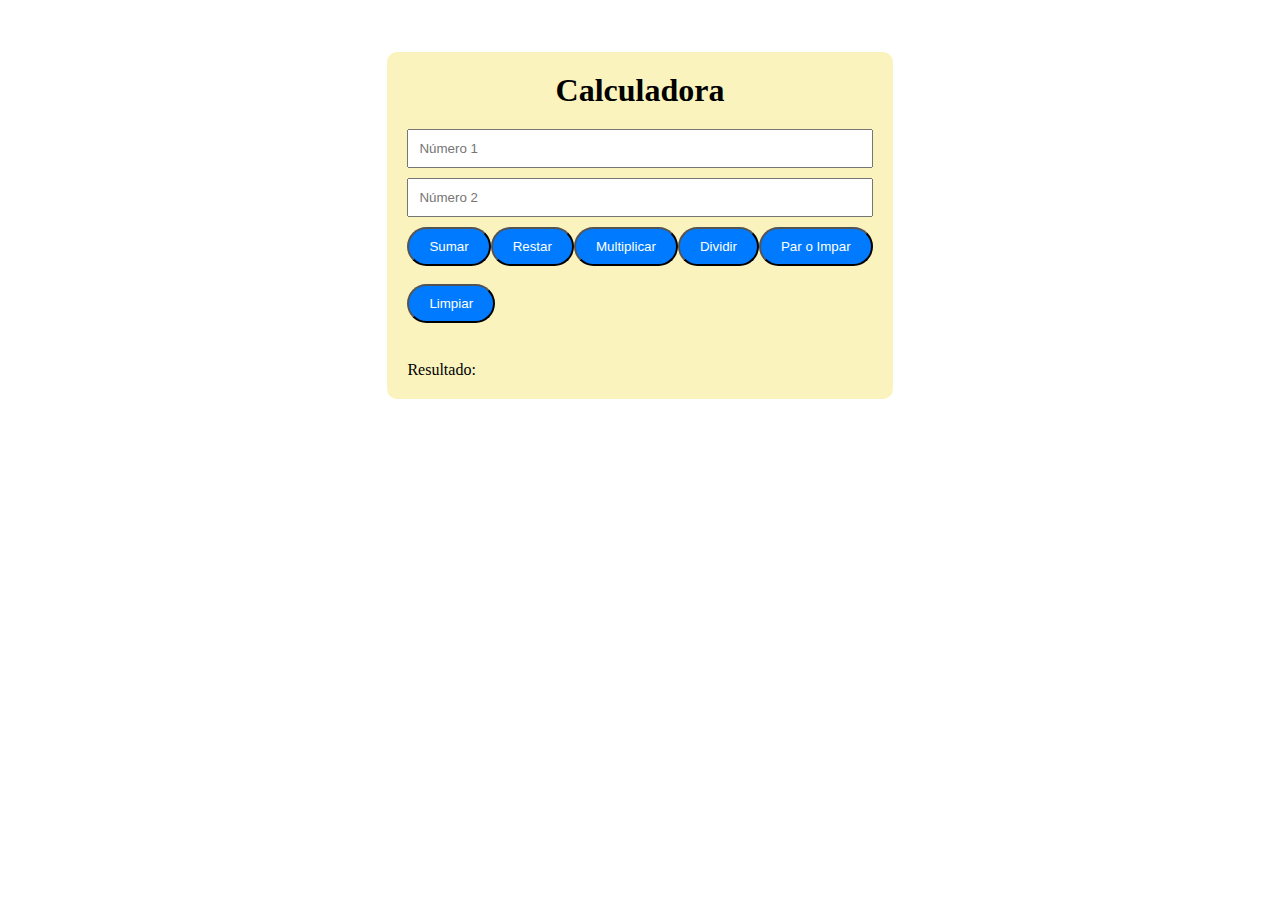
<file: Asincrona2/calculadora.html>
<!DOCTYPE html>
<html lang="en">
<head>
    <meta charset="UTF-8">
    <meta name="viewport" content="width=device-width, initial-scale=1.0">
    <link rel="stylesheet" href="./css/calculadora.css">
    <title>Calculadora</title>
</head>
<body>

    <div class="container">
        
        <div class="calculator">
            <h1>Calculadora </h1>
            <input type="number" id="num1" placeholder="Número 1">
            <input type="number" id="num2" placeholder="Número 2">
            <br>
            <div class="buttons">
                <button onclick="sumar()">Sumar</button>
                <button onclick="restar()">Restar</button>
                <button onclick="multiplicar()">Multiplicar</button>
                <button onclick="dividir()">Dividir</button>
                <button onclick="esParImpar()">Par o Impar</button>
            </div>
            <br>
            <div class="buttons">
                <button onclick="limpiar()">Limpiar</button>
            </div>
            <br>
            <p>Resultado: <span id="resultado"></span></p>
        </div>
    </div>
    <script src="./js/calculadora.js"></script>
    
</body>
</html>
</file>
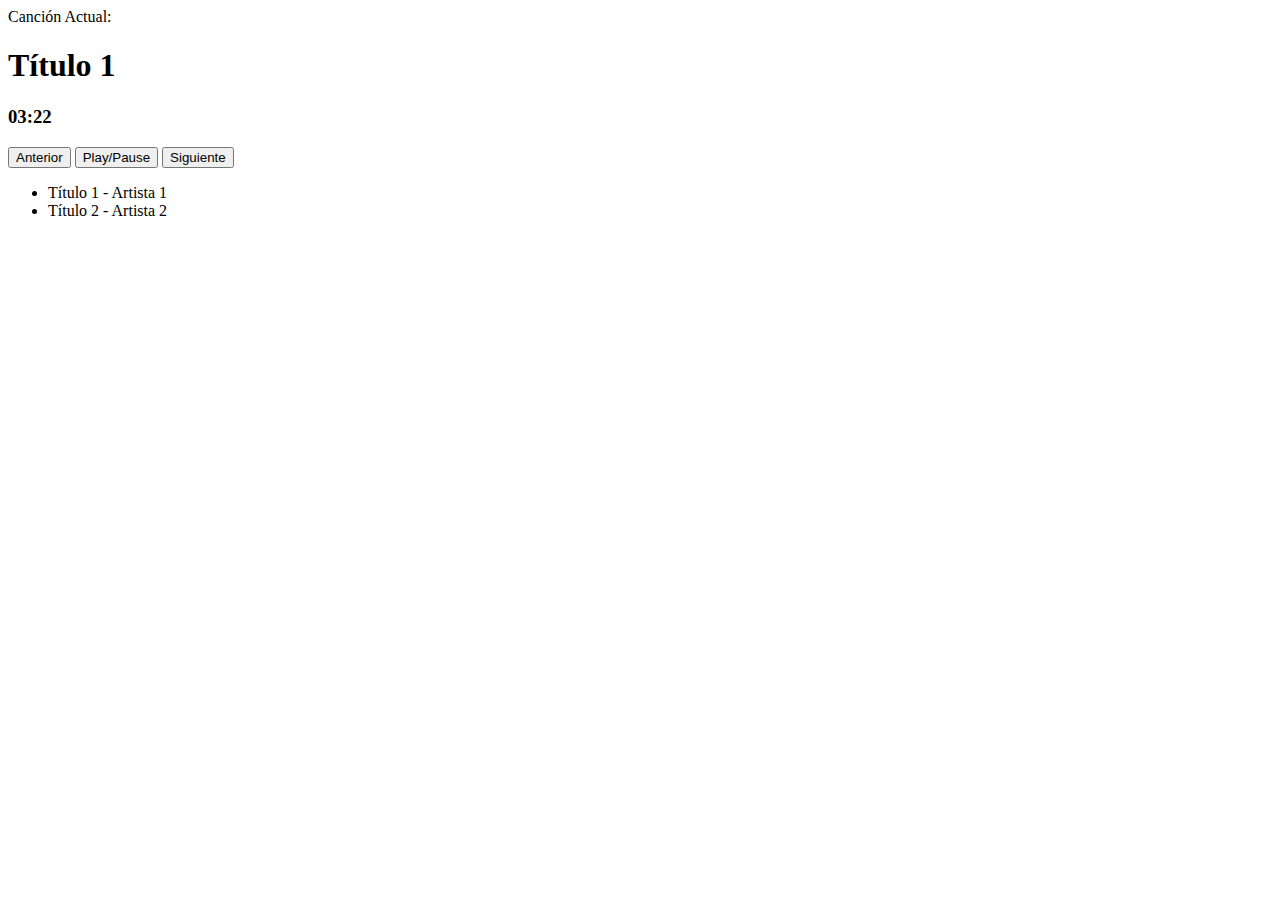
<file: Asincrona2/reproductor.html>
<!DOCTYPE html>
<html lang="en">
<head>
    <meta charset="UTF-8">
    <meta name="viewport" content="width=device-width, initial-scale=1.0">
    <link rel="stylesheet" src="./css/reproductor.css">
    <title>Reproductor</title>
</head>
<body>
    
    <audio id="audio" src="" autoplay></audio>

    <!-- Barra de progreso -->
    <div class="audio-bar">
        <div class="audio-bar-line" id="progress"></div>
    </div>

    <!-- Controles de reproducción -->
    <div class="card">
        Canción Actual:
        <h1 id="txt_title"></h1>
        <h3 id="txt_time"></h3>
        <button onclick="prevItem()">Anterior</button>
        <button onclick="togglePlayPause()">Play/Pause</button>
        <button onclick="nextItem()">Siguiente</button>
    </div>

    <!-- Lista de Temas Dinámica -->
    <div class="card playlist">
        <ul id="playlist">
            <!-- Las canciones se agregarán dinámicamente aquí -->
        </ul>
    </div>

    <script src="./js/reproductor.js"></script>
</body>
</html>
</file>
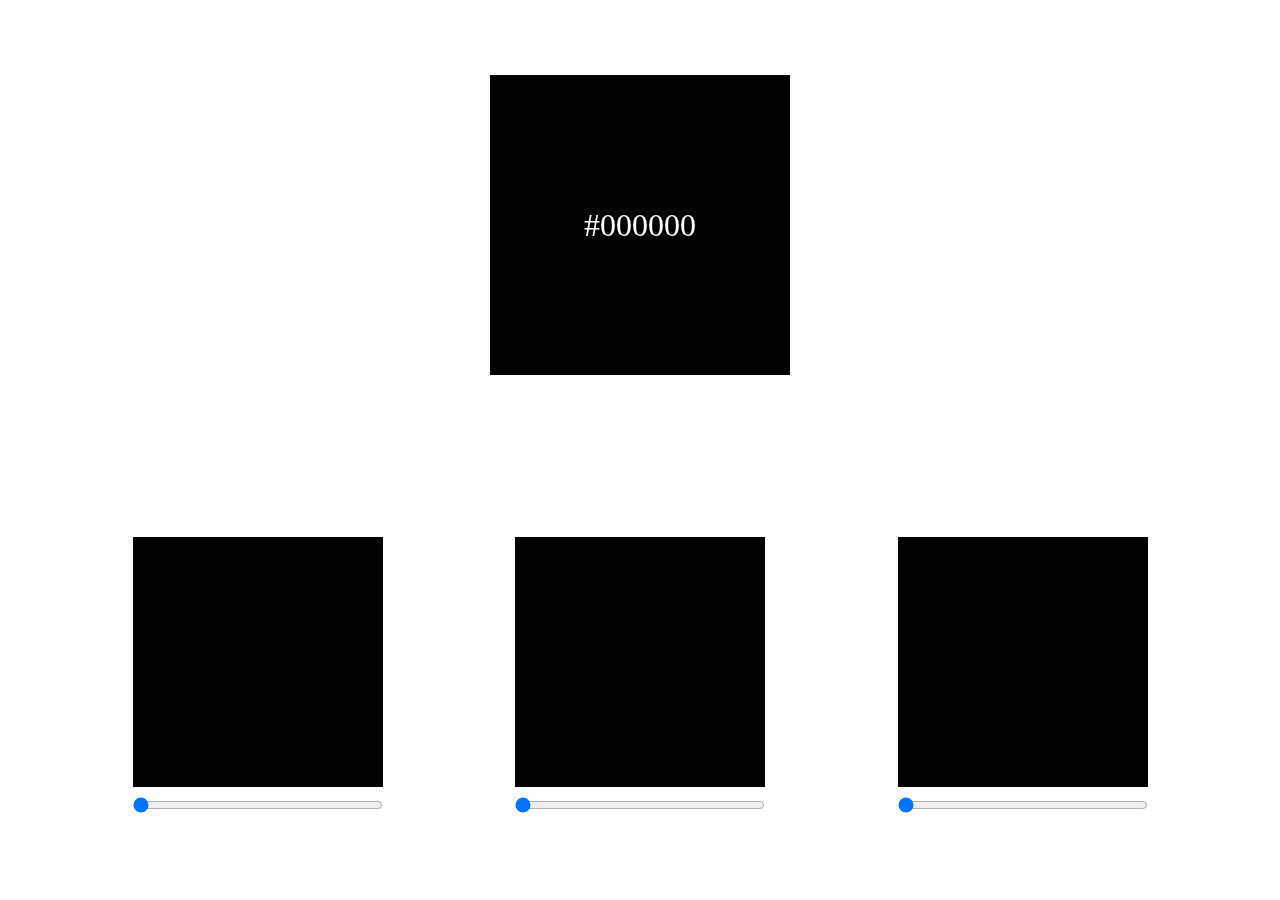
<file: Asincrona2/rgb.html>
<!DOCTYPE html>
<html lang="en">
<head>
    <meta charset="UTF-8">
    <meta http-equiv="X-UA-Compatible" content="IE=edge">
    <meta name="viewport" content="width=device-width, initial-scale=1.0">
    <title>Document</title>
    <link rel="stylesheet" href="./css/rgb.css">
</head>
<body>
    <section>
        <div class="cuadro">
            <p>#000000</p>
        </div>
    </section>
    <section>
        <div class="control">
            <div class="cuadro"></div>
            <input type="range" min="0" max="255" value="0">
        </div>
        <div class="control">
            <div class="cuadro"></div>
            <input type="range" min="0" max="255" value="0">
        </div>
        <div class="control">
            <div class="cuadro"></div>
            <input type="range" min="0" max="255" value="0">
        </div>
    </section>
    <script src="./js/rgb.js"></script>
</body>
</html>
</file>
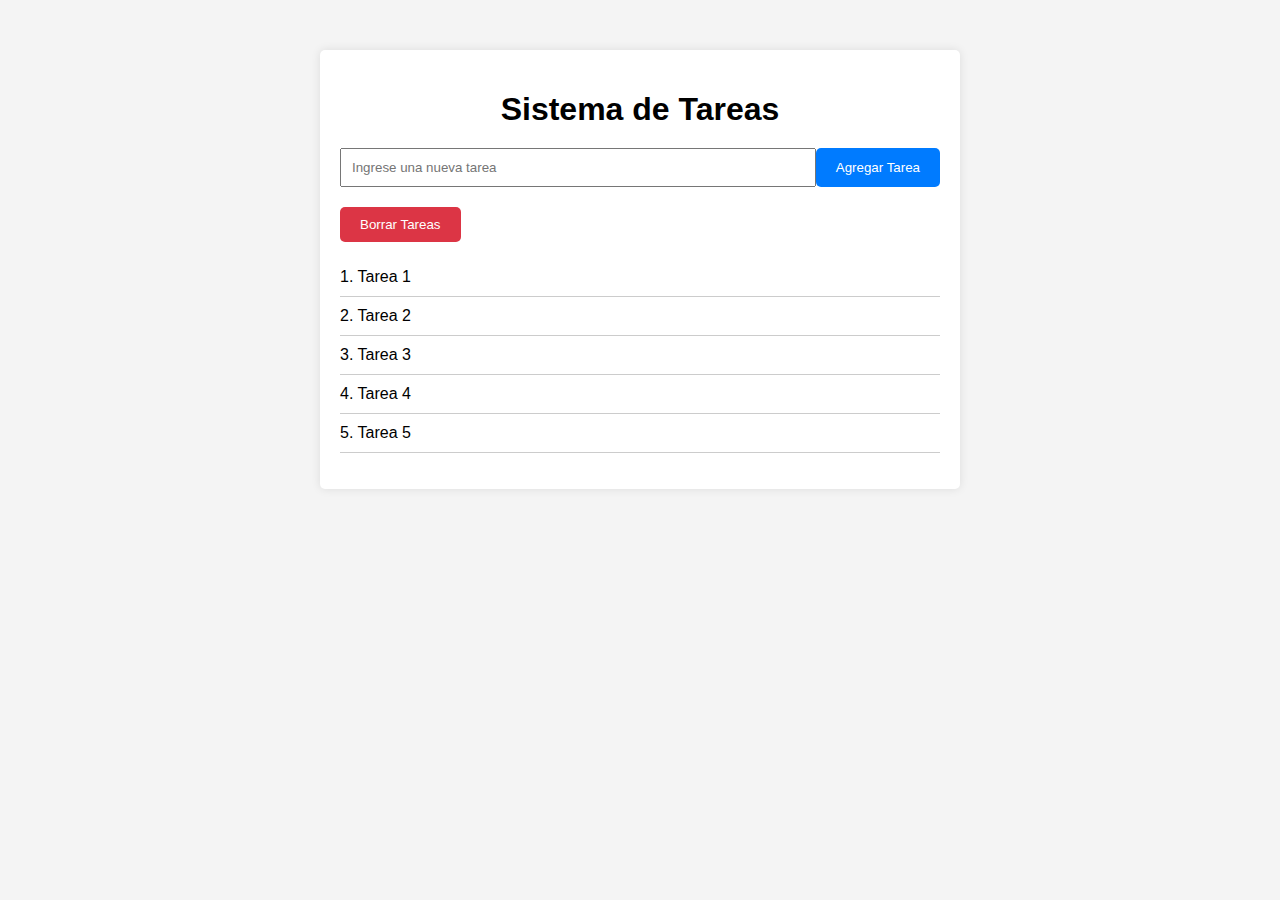
<file: Asincrona2/tareas.html>
<!DOCTYPE html>
<html lang="en">
<head>
    <meta charset="UTF-8">
    <meta name="viewport" content="width=device-width, initial-scale=1.0">
    <link rel="stylesheet" href="./css/tareas.css">
    <title>Tareas</title>
    </head>
    
    <body>

        <div class="container">
            <h1>Sistema de Tareas</h1>
            <form id="task-form">
                <input type="text" id="new-task" placeholder="Ingrese una nueva tarea">
                <button type="submit">Agregar Tarea</button>
            </form>
            <button id="clear-tasks">Borrar Tareas</button>
            <ul id="task-list"></ul>
        </div>
    
        <script src="./js/tareas.js"></script>
</body>
</html>
</file>
<file: asincrona2-trainee/style.css>
* {
    padding: 0;
    margin: 0;
    box-sizing: border-box;
}

body {
    background-color: #1f1e1e;
    color: #fff;
    font-family: 'Helvetica', 'Arial', sans-serif;
    display: flex;
    justify-content: center;
    align-items: center;
    
}

.contenido {
    display: flex;
    flex-direction: column;
    justify-content: center;
    align-items: center;
    gap: 50px;
    min-height: 100vh;
    
}

.fila {
    display: flex;
    flex-direction: row;
    flex-wrap: wrap;
    justify-content: flex-start;
    gap: 20px;
    width: 100%;
}

.botones {
    font-size: 5em;
    font-weight: bold;
    display: flex;
    flex-direction: row;
    flex-wrap: wrap;
    justify-content: flex-start;
    align-items: baseline;
    cursor: pointer;
    
}

.botones:hover {
    opacity: 0.5;
}

.palabra__main {
    margin-right: 10px;
}

.palabra__sub {
    font-size: 0.2em;
    font-style: italic;
    font-weight: normal;
    color: #ccc;
}


.backgroundImage {
    position: fixed;
    top: 0;
    left: 0;
    width: 100%;
    height: 100%;
    z-index: -1;
    background-size: cover;
    
    transition: opacity 0.9s ease-in;
}


@media (max-width: 768px) {

    .contenido {
        gap: 15px;
        margin: 25px;
    }
    .fila {
       
        flex-direction: column;
        flex-wrap: wrap;
        justify-content: flex-start;
        width: 100%;
        gap: 15px;
        
    }

    .botones{
        font-size: 3em;
    }

    .backgroundImage{
    
        background-position: center;
        transition: opacity 0.9s ease-in;
    }
}


@media (min-width: 769px) and (max-width: 1200px) {
    .contenido {
        gap: 45px;
        margin: 30px;  
    }

    .botones {
        font-size: 3.5em;
    }
}
</file>
<file: BEM/style.css>
* {
    padding: 0;
    margin: 0;
    box-sizing: border-box;
}

/*-------------------
      HEADER
--------------------*/

.header {
    display: flex;
    align-items: center;
    justify-content: space-between;
    padding: 20px;
}

.header__img {
    width: 300px;
    padding-left: 20px;
}

.header__a {
    text-decoration: none;
    color: gray;
    font-size: 30px;
    font-family: 'Lucida Sans', 'Lucida Sans Regular', 'Lucida Grande', 'Lucida Sans Unicode', Geneva, Verdana, sans-serif;
    padding-right: 100px;
}

.header__a--selected {
    color: rgb(90, 111, 90);
    cursor: pointer;
    text-decoration: none;
}

/*-------------------
      MAIN
--------------------*/
.contenido {
    width: 100vw;
    height: 90vw;
}

.galeria {
    display: grid;
    grid-template-columns: repeat(6, 1fr);
    grid-template-rows: repeat(5, 1fr);
}

.galeria__img {
    width: 100%;
    height: 100%;
    padding: 10px;

}

.galeria__img--2f {
    grid-row: span 2;
}

.galeria__img--2c {
    grid-column: span 2;
}

.galeria__img--4 {
    grid-row: span 2;
    grid-column: span 2;
}

/*-------------------
      FOOTER
--------------------*/

.footer {
    display: flex;
    flex-direction: column;
    align-items: center;
    justify-content: center;
    text-align: center;

}

.footer__img {
    width: 500px;
    margin-top: 20%;
}

.footer__p {
    justify-content: center;
    font-size: 1vw;
    font-family: Verdana, Geneva, Tahoma, sans-serif;
    color: gray;
    padding: 50px;
}

.footer__copy {
    justify-content: center;
    font-size: 0.5vw;
    font-family: 'Lucida Sans', 'Lucida Sans Regular', 'Lucida Grande', 'Lucida Sans Unicode', Geneva, Verdana, sans-serif;
    color: gray;
    padding-top: 50px;
    padding-bottom: 20px;

}
</file>
<file: SuitCSS/css/style.css>
* {
    padding: 0;
    margin: 0;
    box-sizing: border-box;
}

/*-------------------
      HEADER
--------------------*/
.Header {
    display: flex;
    justify-content: space-between;
    padding: 100px;
}

.Header-logo {
    display: flex;
    width: 50vw;
}


.Header-nav {
    text-decoration: none;
    color: #000;
}

.Header-a {
    color: black;
    font-size: 2em;
    font-family: 'Lucida Sans', 'Lucida Sans Regular', 'Lucida Grande', 'Lucida Sans Unicode', Geneva, Verdana, sans-serif;
    text-decoration: none;
    padding-right: 20px;
}

.Header-a:hover {
    text-decoration: underline;
}

/*-------------------
      MAIN
--------------------*/

.Text-p {
    display: flex;

    font-family: 'Gill Sans', 'Gill Sans MT', Calibri, 'Trebuchet MS', sans-serif;
    font-size: 3em;
    padding: 50px 100px;

}


.Galeria-div {
    display: grid;
    grid-template-columns: repeat(4, 1fr);
    grid-template-rows: repeat(3, 1fr);
    gap: 50px;
    width: 100%;
    padding-left: 100px;
    padding-right: 100px;
    padding-top: 50px;
}

.Galeria-image {
    width: 100%;
    height: auto;
}

.Galeria-bottom {
    display: flex;
    justify-content: center;
    align-items: center;
    padding-top: 100px;
    padding-bottom: 200px;
}

.Galeria-icon {
    width: 30px;
    height: 30px;
}

.Galeria-p {
    display: flex;
    flex-direction: row;
    font-size: 2em;
    font-family: 'Lucida Sans', 'Lucida Sans Regular', 'Lucida Grande', 'Lucida Sans Unicode', Geneva, Verdana, sans-serif;
}

/*-------------------
      FOOTER
--------------------*/

.Footer {
    display: flex;
    flex-direction: column;
    justify-content: space-between;

    font-family: 'Lucida Sans', 'Lucida Sans Regular', 'Lucida Grande', 'Lucida Sans Unicode', Geneva, Verdana, sans-serif;
    font-size: 2em;
    padding: 20px 100px;
}

.Footer-arrow {
    opacity: 50%;
    margin-left: auto;
}

.Footer-hr {
    width: 100%;
    size: 1px;
    color: rgb(192, 189, 189);
    padding-left: 100px;
    padding-right: 100px;
    opacity: 50%;
}

.Footer-content {
    display: flex;
    justify-content: space-between;
    align-items: center;

    padding-left: 100px;
    padding-right: 100px;
    padding-bottom: 100px;
}

.Footer-p {
    padding-top: 100px;
    font-family: 'Lucida Sans', 'Lucida Sans Regular', 'Lucida Grande', 'Lucida Sans Unicode', Geneva, Verdana, sans-serif;
}

.Footer-social {
    padding-top: 100px;
    font-family: 'Lucida Sans', 'Lucida Sans Regular', 'Lucida Grande', 'Lucida Sans Unicode', Geneva, Verdana, sans-serif;
}

.Footer-link {
    text-decoration: none;
    color: black;
    font-family: 'Lucida Sans', 'Lucida Sans Regular', 'Lucida Grande', 'Lucida Sans Unicode', Geneva, Verdana, sans-serif;
    padding-right: 20px;
}

.Footer-link:hover {
    cursor: pointer;
    text-decoration: underline;
}
</file>
<file: asincrona1/BEM/style.css>
* {
    padding: 0;
    margin: 0;
    box-sizing: border-box;
}

/*-------------------
      HEADER
--------------------*/

.header {
    display: flex;
    align-items: center;
    justify-content: space-between;
    padding: 20px;
}

.header__img {
    width: 100px;
   
}

.header__a {
    text-decoration: none;
    color: rgb(78, 78, 78);
    font-size: 10px;
    font-family: 'Lucida Sans', 'Lucida Sans Regular', 'Lucida Grande', 'Lucida Sans Unicode', Geneva, Verdana, sans-serif;
    padding-right: 100px;
}

.header__a--selected {
    color: rgb(90, 111, 90);
    cursor: pointer;
    text-decoration: none;
}

.menu__img{
    width: 50px;
}

/*-------------------
      MAIN
--------------------*/
.contenido {
    width: 100vw;
    height: 90vw;
}

.galeria {
    display: grid;
    grid-template-columns: repeat(6, 1fr);
    grid-template-rows: repeat(5, 1fr);
}

.galeria__img {
    width: 100%;
    height: 100%;
    padding: 10px;

}

.galeria__img--2f {
    grid-row: span 2;
}

.galeria__img--2c {
    grid-column: span 2;
}

.galeria__img--4 {
    grid-row: span 2;
    grid-column: span 2;
}

/*-------------------
      FOOTER
--------------------*/

.footer {
    display: flex;
    flex-direction: column;
    align-items: center;
    justify-content: center;
    text-align: center;

}

.footer__img {
    width: 150px;
    margin-top: 20%;
}

.footer__p {
    justify-content: center;
    font-size: 1vw;
    font-family: Verdana, Geneva, Tahoma, sans-serif;
    color: rgb(82, 82, 82);
    padding: 50px;
}

.footer__copy {
    justify-content: center;
    font-size: 0.5vw;
    font-family: 'Lucida Sans', 'Lucida Sans Regular', 'Lucida Grande', 'Lucida Sans Unicode', Geneva, Verdana, sans-serif;
    color: rgb(85, 85, 85);
    padding-top: 50px;
    padding-bottom: 20px;

}
</file>
<file: asincrona1/SuitCSS/css/style.css>
* {
    padding: 0;
    margin: 0;
    box-sizing: border-box;
}

body{
    font-family: 'Lucida Sans', 'Lucida Sans Regular', 'Lucida Grande', 'Lucida Sans Unicode', Geneva, Verdana, sans-serif;
}

/*-------------------
      HEADER
--------------------*/
.Header {
    display: flex;
    justify-content: space-between;
    padding: 100px;
}

.Header-logo {
    display: flex;
    width: 30vw;
}


.Header-nav {
    text-decoration: none;
    color: #000;
}

.Header-a {
    color: black;
    font-size: 1em;
    text-decoration: none;
    padding-right: 20px;
}

.Header-a:hover {
    text-decoration: underline;
}

/*-------------------
      MAIN
--------------------*/

.Text-p {
    display: flex;
    font-family: 'Gill Sans', 'Gill Sans MT', Calibri, 'Trebuchet MS', sans-serif;
    font-size: 1.5em;
    padding: 10px 100px;

}


.Galeria-div {
    display: grid;
    grid-template-columns: repeat(4, 1fr);
    grid-template-rows: repeat(3, 1fr);
    gap: 30px;
    width: 100%;
    padding-left: 100px;
    padding-right: 100px;
    padding-top: 50px;
}

.Galeria-image {
    width: 100%;
    height: auto;
}

.Galeria-bottom {
    display: flex;
    justify-content: center;
    align-items: center;
    padding-top: 50px;
    padding-bottom: 100px;
}

.Galeria-icon {
    width: 30px;
    height: 30px;
}

.Galeria-p {
    display: flex;
    flex-direction: row;
    font-size: 1em;
}

/*-------------------
      FOOTER
--------------------*/

.Footer {
    display: flex;
    flex-direction: column;
    justify-content: space-between;
    font-size: 1em;
    padding: 20px 100px;
}

.Footer-arrow {
    opacity: 50%;
    margin-left: auto;
    
}

.Footer-hr {
    width: 100%;
   
    color: rgb(192, 189, 189);
    padding-left: 100px;
    padding-right: 100px;
    opacity: 50%;
}

.Footer-content {
    display: flex;
    justify-content: space-between;
    align-items: center;

    padding-left: 100px;
    padding-right: 100px;
    
}

.Footer-p {
    padding-top: 1px;
   
}

.Footer-social {
    padding-top: 1px;
}
.Footer-link {
    text-decoration: none;
    color: black;
}

.Footer-link:hover {
    cursor: pointer;
    text-decoration: underline;
}
</file>
<file: asincrona3/lightbox/styles.css>
*{
    padding: 0;
    margin: 0;
    box-sizing: border-box;
}

body{
    display: flex;
    justify-content: center;
    align-items: center;
    min-height: 100vh;
    background-color: #e0e0e0;
    color: #333;
}

.box {
    background-color: #b5d9e5;
    padding: 10px;
    width: 300px;
    height: auto;
    background-color: #e0e0e0;
    border-radius: 15px;
    box-shadow: 8px 8px 15px #bebebe, 
                -8px -8px 15px #ffffff;
    display: flex;
    flex-direction: column;
    justify-content: center;
    border: none;
    outline: none;
}

.box:hover{
    transform: scale(0.9);
}

.image {
    width: 100%;
    height: auto;  
}

.lightbox__container {
    display: none;
    position: fixed;
    width: 35%;
    height: 35%;
    top: 5%;
    left: 32%;
    border-radius: 15px;
    background-color: #e0e0e0;
    
}

.lightbox__image {
    width: 100%;
    height: auto;
    margin: 20px auto;
    padding: 2%;
    background-color: #e0e0e0;
    box-shadow: 8px 8px 15px #bebebe, 
                -8px -8px 15px #ffffff;
     
}

.close__image{
    width: 50px;
}
</file>
<file: asincrona3/pestanas/styles.css>
*{
    padding: 0;
    margin: 0;
    box-sizing: border-box;
    font-size: 13px;
}

body{
    font-family: Arial, Helvetica, sans-serif;
    font-size: 1rem;
    background-color: #e0e0e0;

    display: flex;
    justify-content: center;
    align-items: center;
    height: 100vh;

}

.tabs {
    background-color: #add8e6;
    padding: 20px 50px 50px;
    
    width: 45%;
    display: flex;
    flex-direction: column;
    gap: 20px;
    background-color: #e0e0e0;
    border-radius: 15px;
    box-shadow: 8px 8px 15px #bebebe, 
                -8px -8px 15px #ffffff;
    
    display: flex;
    justify-content: center;
    align-items: start;
    
    border: none;
    outline: none;
    
}

.tabs-buttons{
    width: 100%;
    display: flex;
    flex-wrap: wrap;
    flex-direction: row;
    justify-content: center;
    gap: 5%;
    cursor: pointer;

}

.tabs-contenido {
    display: none;
}

.u-visible {
    display:block;
}


.tabs-button {
    padding: 10px 20px;
   
    display: flex;
    justify-content: center;
    align-items: center;
    border-radius: 15px;
    box-shadow: 8px 8px 15px #bebebe, 
                -8px -8px 15px #ffffff;
    width: 210px;
    margin-bottom: 14px;
}

.button-active{
    
    font-weight: bold;
    font-size: 1rem;
    box-shadow: inset 8px 8px 15px #bebebe, 
                inset -8px -8px 15px #ffffff;
}
</file>
<file: Asincrona2/css/calculadora.css>
*{
    padding: 0;
    margin: 0;
    box-sizing: border-box;
}
h1 {
    text-align: center;
    margin-bottom: 20px;
}

.container {
    display: flex;
    justify-content: center;
    align-items: center;
    height: 50vh;
}

.calculator {
    background-color: #faf3be;
    padding: 20px;
    border-radius: 10px;
}

input[type="number"] {
    padding: 10px;
    margin-bottom: 10px;
    width: 100%;
    
}

.buttons {
    display: flex;
    flex-wrap: wrap;
    justify-content: first baseline;
    
}

button {
    padding: 10px 20px;
    background-color: #007bff;
    color: #fff;
    
    border-radius: 20px;
    cursor: pointer;
}

button:hover {
    background-color: #0056b3;
}

p {
    margin-top: 20px;
}
</file>
<file: Asincrona2/css/rgb.css>
*{
    margin:0;
    padding:0;
}
body{
    font-family:Impact;
}
section{
    height:50vh;
    display:flex;
    align-items:center;
    justify-content: center;
}
section:nth-child(2){
    justify-content: space-evenly;
}
.cuadro{
    border:1px solid black;
    background-color:black;
    width:248px;
    height:248px;
    display:flex;
    justify-content: center;
    align-items:center;
}
section:nth-child(1) .cuadro{
    width:298px;
    height:298px;
}
p{
    text-align:center;
    color:white;
    mix-blend-mode:difference;
    font-size:2em;
}
.control{
    width:250px;
}
input{
    display:block;
    width:100%;
    margin-top:10px;
}
</file>
<file: Asincrona2/css/tareas.css>
body {
    font-family: Arial, sans-serif;
    margin: 0;
    padding: 0;
    background-color: #f4f4f4;
}

.container {
    max-width: 600px;
    margin: 50px auto;
    padding: 20px;
    background-color: #fff;
    border-radius: 5px;
    box-shadow: 0 0 10px rgba(0, 0, 0, 0.1);
}

h1 {
    text-align: center;
    margin-bottom: 20px;
}

form {
    display: flex;
    margin-bottom: 20px;
}

input[type="text"] {
    flex: 1;
    padding: 10px;
}

button[type="submit"], button {
    padding: 10px 20px;
    background-color: #007bff;
    color: #fff;
    border: none;
    border-radius: 5px;
    cursor: pointer;
}

button[type="submit"]:hover, button:hover {
    background-color: #0056b3;
}

ul {
    list-style-type: none;
    padding: 0;
}

li {
    padding: 10px 0;
    border-bottom: 1px solid #ccc;
}

#clear-tasks {
    background-color: #dc3545;
}

#clear-tasks:hover {
    background-color: #c82333;
}
</file>
